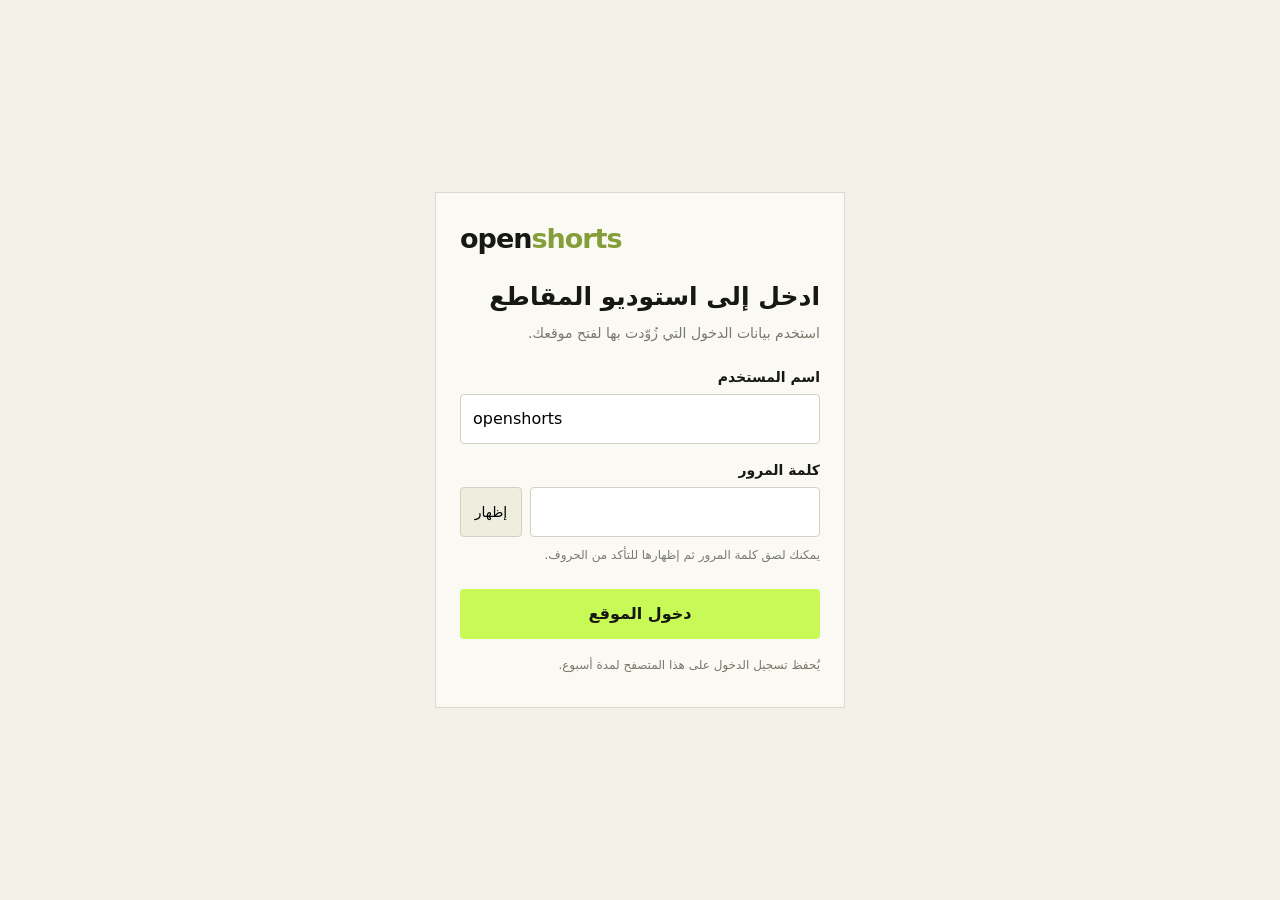
<file: web/login.html>
<!doctype html>
<html lang="ar" dir="rtl">
<head>
  <meta charset="utf-8">
  <meta name="viewport" content="width=device-width, initial-scale=1">
  <meta name="theme-color" content="#171813">
  <title>الدخول — OpenShorts</title>
  <style>
    *{box-sizing:border-box}body{margin:0;min-height:100svh;display:grid;place-items:center;background:#f4f1e9;color:#171813;font-family:system-ui,-apple-system,sans-serif;padding:24px}.card{width:100%;max-width:410px;background:#fbf9f3;border:1px solid #dcd8ce;padding:30px 24px}.brand{direction:ltr;font-size:27px;font-weight:750;letter-spacing:-1px;margin-bottom:28px}.brand span{color:#849e39}h1{font-size:25px;margin:0 0 10px}p{color:#77796b;line-height:1.8;font-size:14px;margin:0 0 22px}label{display:block;font-size:14px;font-weight:600;margin:18px 0 9px}input{width:100%;min-height:50px;padding:12px;border:1px solid #d1d0c3;background:#fff;font:16px system-ui;text-align:left;direction:ltr;border-radius:4px}input:focus{outline:2px solid #94ad48;outline-offset:2px}.password{display:flex;gap:8px}.password input{min-width:0;flex:1}.reveal{min-width:62px;padding:8px;border:1px solid #d1d0c3;background:#eeeede;font:14px system-ui;cursor:pointer}.submit{width:100%;min-height:50px;margin-top:24px;border:0;background:#c7fa57;color:#171813;font:700 16px system-ui;cursor:pointer}.submit:disabled{opacity:.65;cursor:wait}.error{margin-top:16px;padding:12px;background:#f9e5dd;color:#943c2d;font-size:14px;line-height:1.8}.hidden{display:none}.hint{font-size:12px;margin-top:16px;margin-bottom:0}.hint a{color:#607a26}button{border-radius:4px}small{font-size:12px;color:#797b70;line-height:1.7;display:block;margin-top:8px}
  </style>
</head>
<body>
  <main class="card">
    <div class="brand">open<span>shorts</span></div>
    <h1>ادخل إلى استوديو المقاطع</h1>
    <p>استخدم بيانات الدخول التي زُوّدت بها لفتح موقعك.</p>
    <form id="login-form">
      <label for="username">اسم المستخدم</label>
      <input id="username" name="username" value="openshorts" autocomplete="username" autocapitalize="none" spellcheck="false" required>
      <label for="password">كلمة المرور</label>
      <div class="password"><input id="password" name="password" type="password" autocomplete="current-password" autocapitalize="none" autocorrect="off" spellcheck="false" required><button id="reveal" class="reveal" type="button" aria-pressed="false" aria-label="إظهار كلمة المرور">إظهار</button></div>
      <small>يمكنك لصق كلمة المرور ثم إظهارها للتأكد من الحروف.</small>
      <button id="submit" class="submit" type="submit">دخول الموقع</button>
      <div id="error" class="error hidden" role="alert"></div>
      <p class="hint">يُحفظ تسجيل الدخول على هذا المتصفح لمدة أسبوع.</p>
    </form>
  </main>
  <script>
    const form=document.querySelector('#login-form');
    const password=document.querySelector('#password');
    document.querySelector('#reveal').addEventListener('click',event=>{
      const visible=password.type==='password';
      password.type=visible?'text':'password';
      event.currentTarget.textContent=visible?'إخفاء':'إظهار';
      event.currentTarget.setAttribute('aria-pressed',String(visible));
      event.currentTarget.setAttribute('aria-label',visible?'إخفاء كلمة المرور':'إظهار كلمة المرور');
    });
    form.addEventListener('submit',async event=>{
      event.preventDefault();
      const submit=document.querySelector('#submit');
      const error=document.querySelector('#error');
      submit.disabled=true;submit.textContent='جارٍ الدخول…';error.classList.add('hidden');
      try{
        const response=await fetch('/api/login',{method:'POST',headers:{'Content-Type':'application/json'},body:JSON.stringify({username:document.querySelector('#username').value.trim(),password:password.value})});
        const data=await response.json().catch(()=>({}));
        if(!response.ok)throw new Error(typeof data.detail==='string'?data.detail:'تعذر الدخول. أعد المحاولة.');
        location.replace('/');
      }catch(problem){
        error.textContent=problem instanceof TypeError?'تعذر الاتصال بالموقع. تحقق من الشبكة وحاول مجددًا.':problem.message;
        error.classList.remove('hidden');submit.disabled=false;submit.textContent='دخول الموقع';
      }
    });
  </script>
</body>
</html>
</file>
